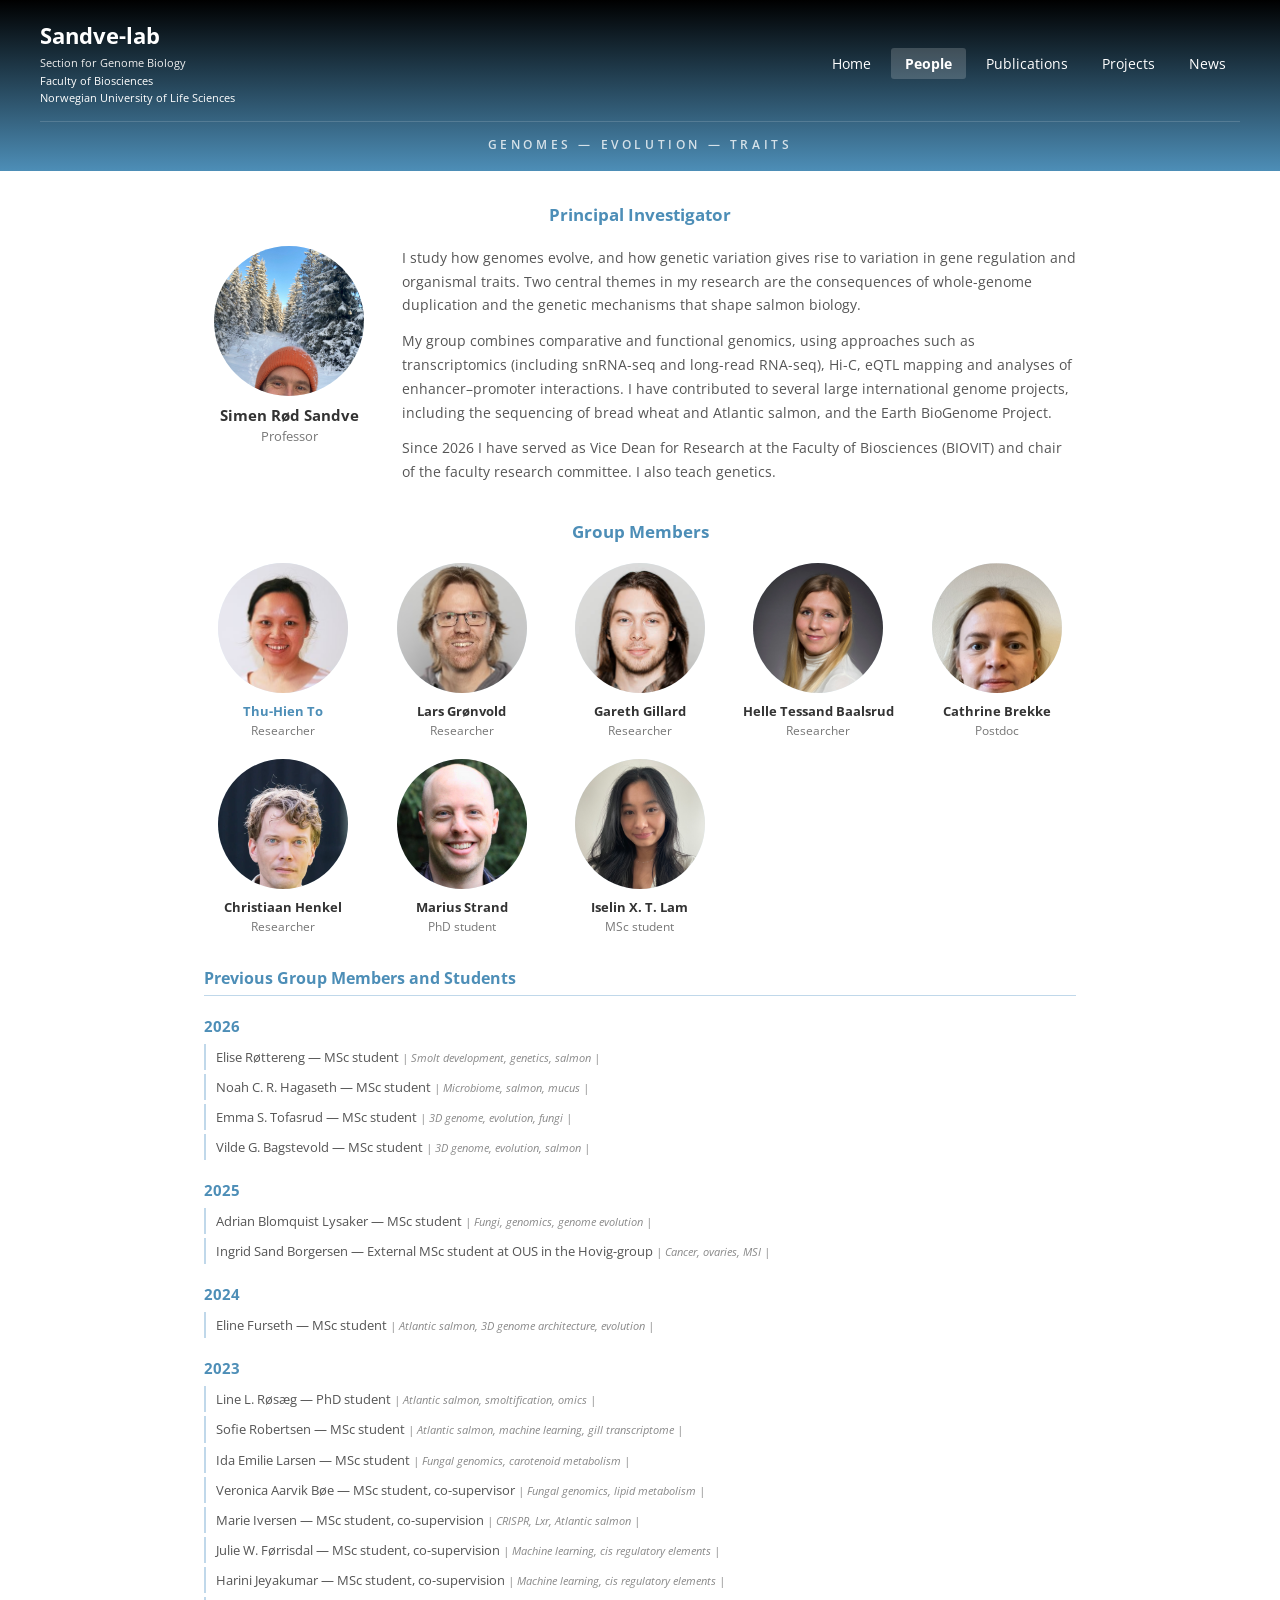
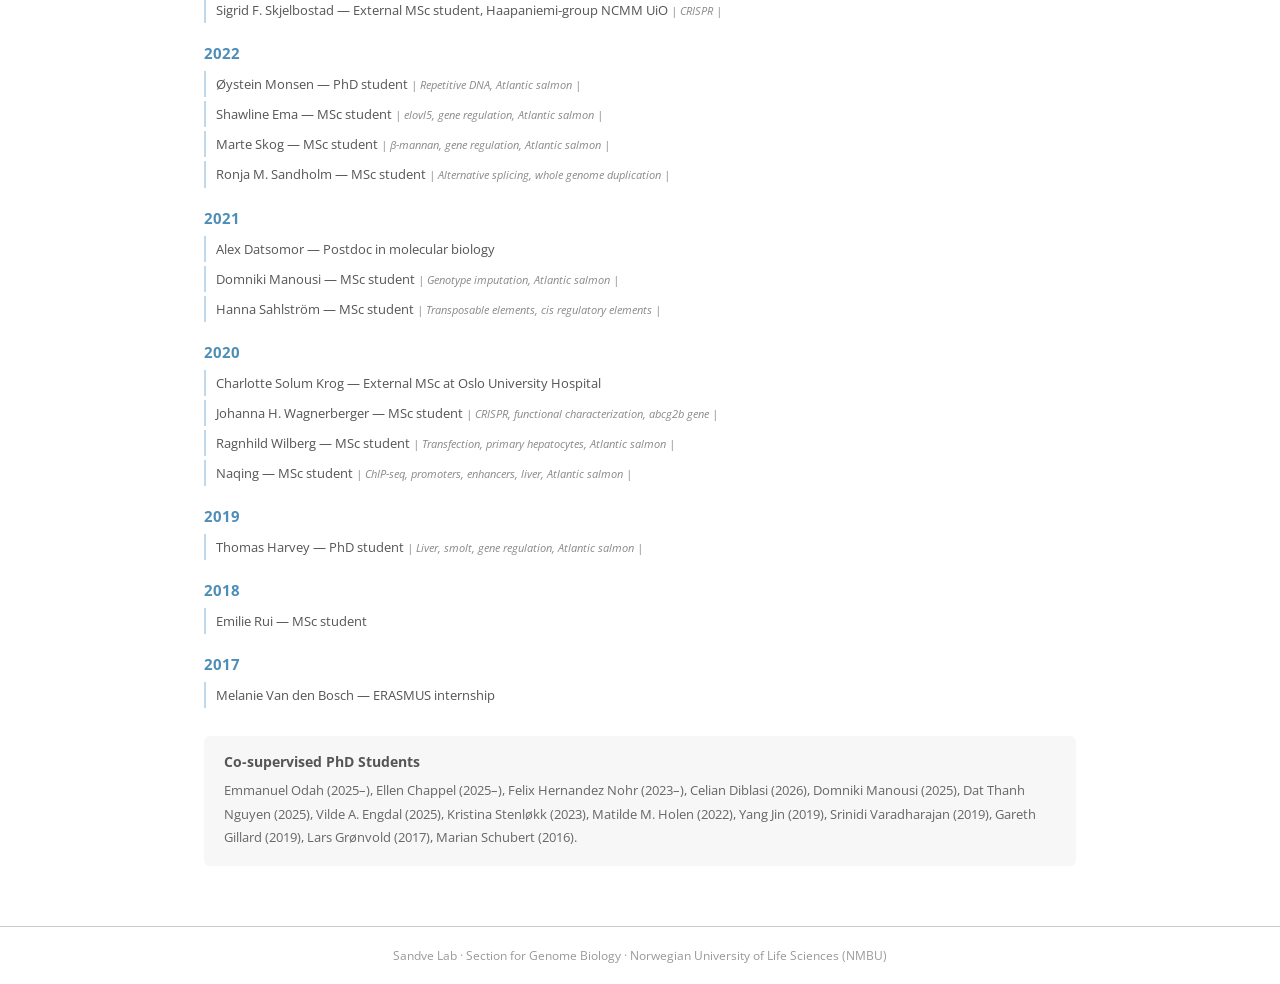
<file: people.html>
<!DOCTYPE html>
<html lang="en">
<head>
  <meta charset="UTF-8">
  <meta name="viewport" content="width=device-width, initial-scale=1.0">
  <title>People – Sandve Lab</title>
  <link rel="preconnect" href="https://fonts.googleapis.com">
  <link href="https://fonts.googleapis.com/css2?family=Open+Sans:wght@400;600;700&display=swap" rel="stylesheet">
  <link rel="stylesheet" href="style.css">
  <style>
    .members-grid {
      display: grid;
      grid-template-columns: repeat(auto-fill, minmax(155px, 1fr));
      gap: 20px;
      margin-bottom: 12px;
    }
    .member-card { text-align: center; }
    .member-card img {
      width: 130px; height: 130px;
      object-fit: cover; object-position: top center;
      border-radius: 50%;
      display: block; margin: 0 auto 10px;
      background: #e7f5fd;
    }
    .member-card .member-name { font-size: 13px; font-weight: bold; color: #333; line-height: 1.3; }
    .member-card .member-role { font-size: 12px; color: #777; margin-top: 2px; }

    .pi-section {
      display: flex; gap: 28px; align-items: flex-start;
      margin-bottom: 36px;
    }
    .pi-photo { flex: 0 0 170px; text-align: center; }
    .pi-photo img {
      width: 150px; height: 150px;
      object-fit: cover; object-position: top center;
      border-radius: 50%;
      display: block; margin: 0 auto 10px;
      background: #e7f5fd;
    }
    .pi-photo .member-name { font-size: 15px; font-weight: bold; color: #333; line-height: 1.3; }
    .pi-photo .member-role { font-size: 13px; color: #777; margin-top: 2px; }
    .pi-bio p { font-size: 14px; line-height: 1.7; color: #555; margin-bottom: 12px; }
    .pi-bio p:last-child { margin-bottom: 0; }
    .pi-section + .section-heading { margin-top: 8px; }
    @media (max-width: 650px) {
      .pi-section { flex-direction: column; align-items: center; gap: 16px; }
      .pi-photo { flex-basis: auto; }
    }

    .prev-year { font-size: 15px; font-weight: bold; color: #4d8eb7; margin: 20px 0 8px; }
    .prev-list { list-style: none; }
    .prev-list li {
      font-size: 13px; line-height: 1.7; color: #555;
      border-left: 2px solid #c0d8ea; padding: 2px 10px; margin-bottom: 4px;
    }
    .prev-list li .tags { font-size: 11px; color: #888; font-style: italic; }

    .cosup-section {
      margin-top: 28px; background: #f7f7f7;
      border-radius: 6px; padding: 16px 20px;
    }
    .cosup-section h3 { font-size: 14px; font-weight: bold; color: #555; margin-bottom: 8px; }
    .cosup-section p  { font-size: 13px; color: #666; line-height: 1.8; }
  </style>
</head>
<body>

<header>
  <div class="header-top">
    <div class="site-title">
      <h1>Sandve-lab</h1>
      <p>Section for Genome Biology</p>
      <p><a href="https://cigene.no/">Faculty of Biosciences</a></p>
      <p><a href="https://cigene.no/">Norwegian University of Life Sciences</a></p>
    </div>
    <nav>
      <ul>
        <li><a href="index.html">Home</a></li>
        <li><a href="people.html" class="active">People</a></li>
        <li>
          <a href="publications.html">Publications</a>
          <ul class="dropdown-menu">
            <li><a href="publications.html#peer-reviewed">Peer-Reviewed</a></li>
            <li><a href="publications.html#preprints">Preprints</a></li>
          </ul>
        </li>
        <li><a href="projects.html">Projects</a></li>
        <li><a href="news.html">News</a></li>
      </ul>
    </nav>
  </div>
  <div class="header-tagline">Genomes &mdash; Evolution &mdash; Traits</div>
</header>

<main>
  <h2 class="section-heading">Principal Investigator</h2>
  <div class="pi-section">
    <div class="pi-photo">
      <img src="images/people/simen.jpg" alt="Simen Rød Sandve">
      <div class="member-name">Simen Rød Sandve</div>
      <div class="member-role">Professor</div>
    </div>
    <div class="pi-bio">
      <p>I study how genomes evolve, and how genetic variation gives rise to variation in gene regulation and organismal traits. Two central themes in my research are the consequences of whole-genome duplication and the genetic mechanisms that shape salmon biology.</p>
      <p>My group combines comparative and functional genomics, using approaches such as transcriptomics (including snRNA-seq and long-read RNA-seq), Hi-C, eQTL mapping and analyses of enhancer–promoter interactions. I have contributed to several large international genome projects, including the sequencing of bread wheat and Atlantic salmon, and the Earth BioGenome Project.</p>
      <p>Since 2026 I have served as Vice Dean for Research at the Faculty of Biosciences (BIOVIT) and chair of the faculty research committee. I also teach genetics.</p>
    </div>
  </div>

  <h2 class="section-heading">Group Members</h2>
  <div class="members-grid" id="current-grid">
    <div class="loading">Loading…</div>
  </div>

  <h3 style="font-size:16px;font-weight:bold;color:#4d8eb7;margin:32px 0 12px;border-bottom:1px solid #c0d8ea;padding-bottom:6px;">
    Previous Group Members and Students
  </h3>
  <div id="previous-members"><div class="loading">Loading…</div></div>

  <div class="cosup-section" id="cosup-section" style="display:none">
    <h3>Co-supervised PhD Students</h3>
    <p id="cosup-text"></p>
  </div>
</main>

<footer>
  <p>Sandve Lab &middot; Section for Genome Biology &middot; Norwegian University of Life Sciences (NMBU)</p>
</footer>

<script>
// ── Current members ──
// The PI has their own section above, so leave them out of the grid.
const PI_NAME = 'Simen Rød Sandve';

fetch('_data/people-current.json')
  .then(r => r.json())
  .then(data => {
    const grid = document.getElementById('current-grid');
    grid.innerHTML = '';
    data.members.filter(m => m.name !== PI_NAME).forEach(m => {
      const card = document.createElement('div');
      card.className = 'member-card';
      const nameHtml = m.url
        ? `<a href="${m.url}" target="_blank" rel="noopener">${m.name}</a>`
        : m.name;
      card.innerHTML = `
        <img src="${m.photo || 'images/people/placeholder.jpg'}" alt="${m.name}"
             onerror="this.style.background='#dde';this.alt='No photo'">
        <div class="member-name">${nameHtml}</div>
        <div class="member-role">${m.role}</div>`;
      grid.appendChild(card);
    });
  })
  .catch(() => {
    document.getElementById('current-grid').innerHTML =
      '<p style="color:#999;font-size:14px;">Could not load members.</p>';
  });

// ── Previous members ──
fetch('_data/people-previous.json')
  .then(r => r.json())
  .then(data => {
    const container = document.getElementById('previous-members');
    container.innerHTML = '';

    // Group by year
    const byYear = {};
    data.members.forEach(m => {
      const y = m.year || 'Other';
      if (!byYear[y]) byYear[y] = [];
      byYear[y].push(m);
    });

    const years = Object.keys(byYear).sort((a, b) => b - a);
    years.forEach(year => {
      const yDiv = document.createElement('div');
      yDiv.className = 'prev-year';
      yDiv.textContent = year;
      container.appendChild(yDiv);

      const ul = document.createElement('ul');
      ul.className = 'prev-list';
      byYear[year].forEach(m => {
        const li = document.createElement('li');
        li.innerHTML = `${m.name} — ${m.role}${m.tags ? ` <span class="tags">| ${m.tags} |</span>` : ''}`;
        ul.appendChild(li);
      });
      container.appendChild(ul);
    });

    // Co-supervised
    if (data.cosupervised) {
      document.getElementById('cosup-text').textContent = data.cosupervised;
      document.getElementById('cosup-section').style.display = 'block';
    }
  })
  .catch(() => {
    document.getElementById('previous-members').innerHTML =
      '<p style="color:#999;font-size:14px;">Could not load previous members.</p>';
  });
</script>

</body>
</html>
</file>
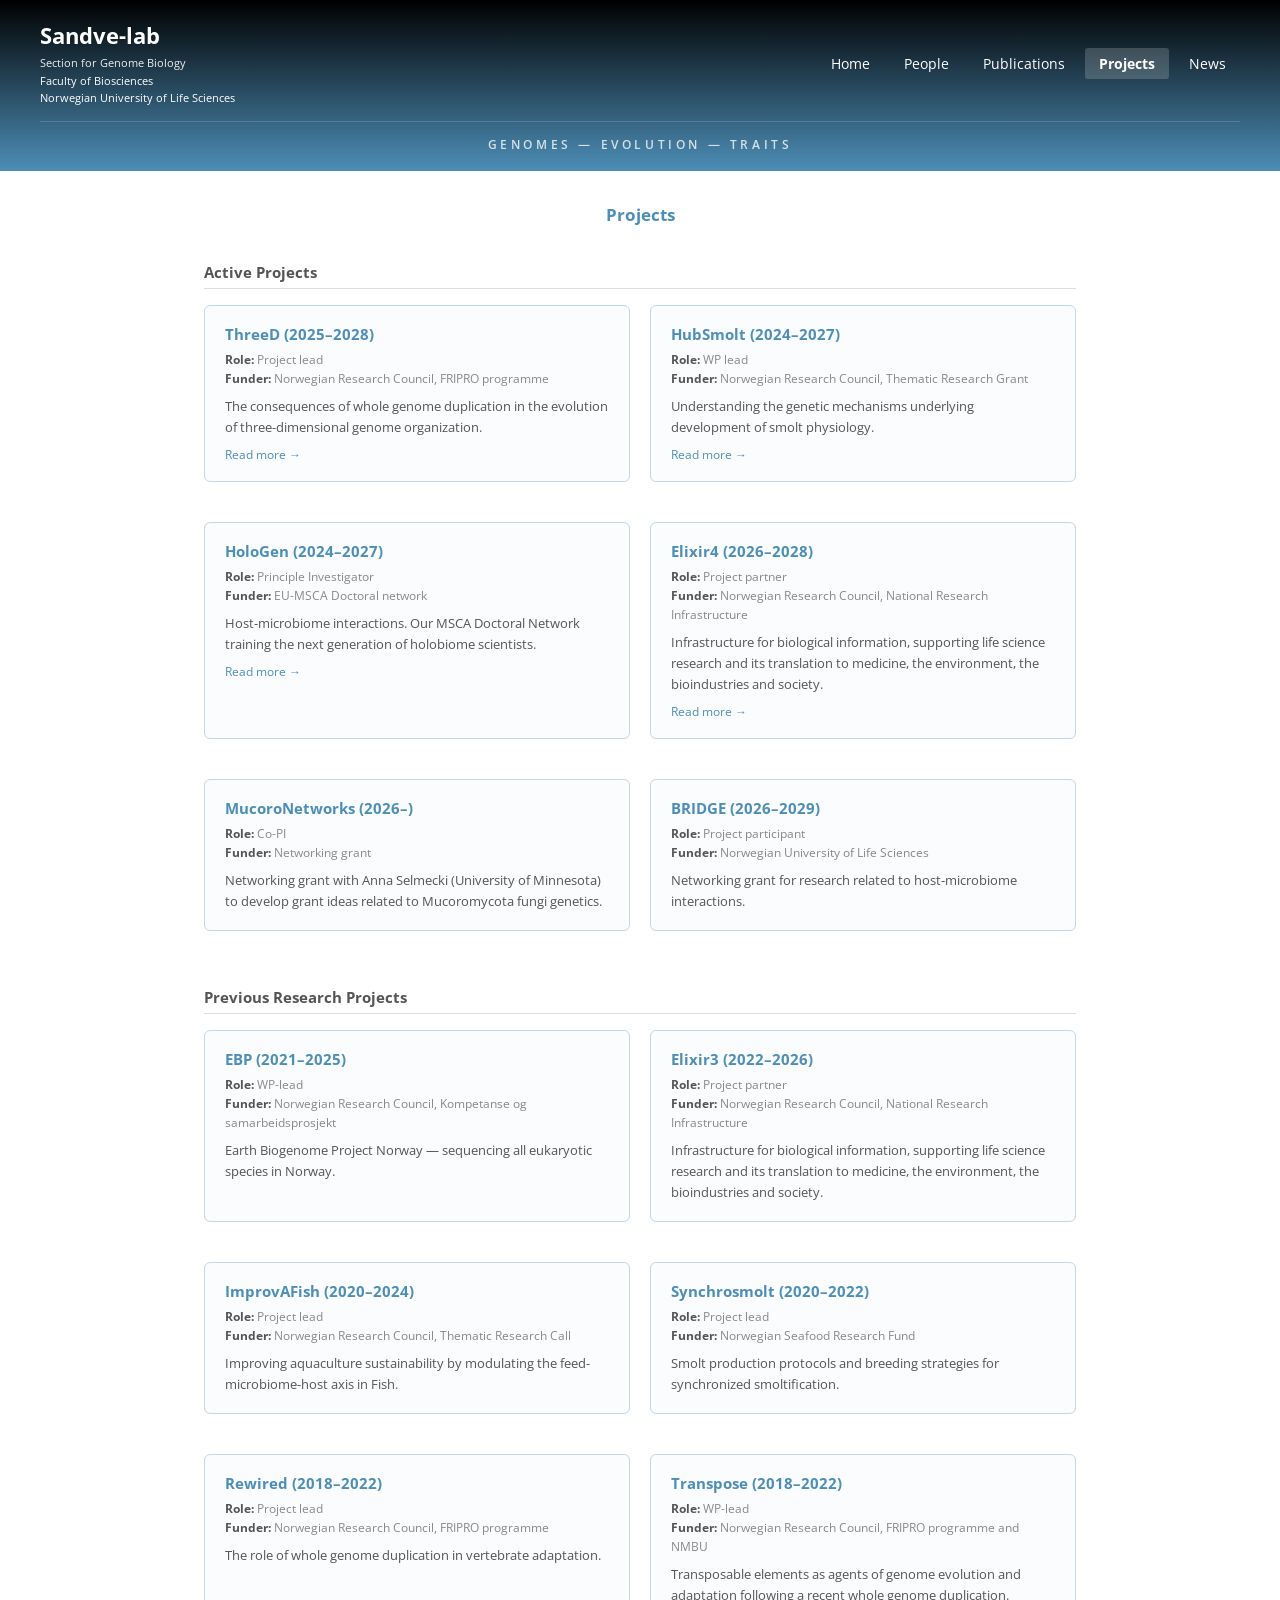
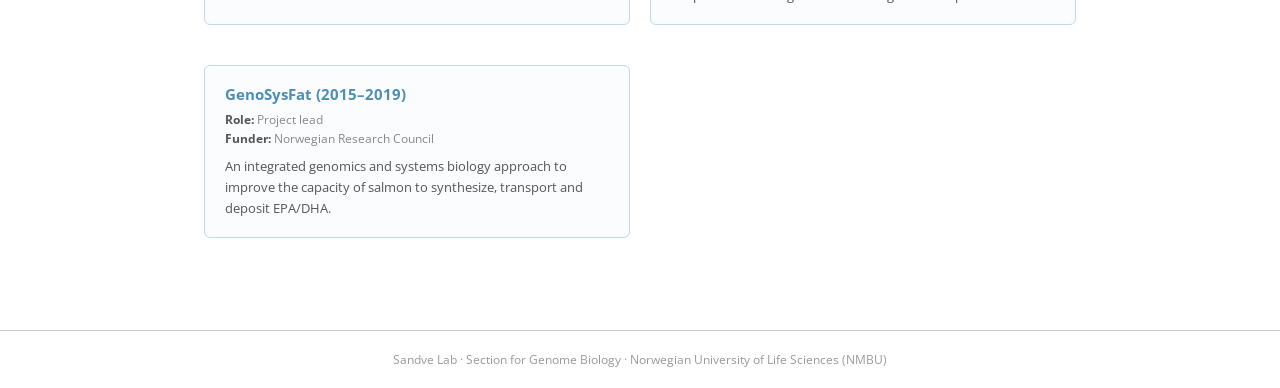
<file: projects.html>
<!DOCTYPE html>
<html lang="en">
<head>
  <meta charset="UTF-8">
  <meta name="viewport" content="width=device-width, initial-scale=1.0">
  <title>Projects – Sandve Lab</title>
  <link rel="preconnect" href="https://fonts.googleapis.com">
  <link href="https://fonts.googleapis.com/css2?family=Open+Sans:wght@400;600;700&display=swap" rel="stylesheet">
  <link rel="stylesheet" href="style.css">
  <style>
    .project-grid {
      display: grid;
      grid-template-columns: repeat(auto-fill, minmax(300px, 1fr));
      gap: 20px;
      margin-bottom: 12px;
    }
    .project-card {
      border: 1px solid #c0d8ea;
      border-radius: 6px;
      padding: 18px 20px;
      background: #fafcfe;
    }
    .project-card h3 {
      font-size: 15px;
      font-weight: bold;
      color: #4d8eb7;
      margin-bottom: 6px;
    }
    .project-card .project-meta {
      font-size: 12px;
      color: #888;
      margin-bottom: 8px;
      line-height: 1.6;
    }
    .project-card .project-meta strong { color: #555; }
    .project-card p {
      font-size: 13px;
      color: #555;
      line-height: 1.6;
    }
    .project-card a.read-more {
      display: inline-block;
      margin-top: 8px;
      font-size: 12px;
      color: #4d8eb7;
    }
    h2.subsection {
      font-size: 15px;
      font-weight: bold;
      color: #555;
      margin: 36px 0 16px;
      border-bottom: 1px solid #ddd;
      padding-bottom: 6px;
    }
  </style>
</head>
<body>

<header>
  <div class="header-top">
    <div class="site-title">
      <h1>Sandve-lab</h1>
      <p>Section for Genome Biology</p>
      <p><a href="https://cigene.no/">Faculty of Biosciences</a></p>
      <p><a href="https://cigene.no/">Norwegian University of Life Sciences</a></p>
    </div>
    <nav>
      <ul>
        <li><a href="index.html">Home</a></li>
        <li><a href="people.html">People</a></li>
        <li>
          <a href="publications.html">Publications</a>
          <ul class="dropdown-menu">
            <li><a href="publications.html#peer-reviewed">Peer-Reviewed</a></li>
            <li><a href="publications.html#preprints">Preprints</a></li>
          </ul>
        </li>
        <li><a href="projects.html" class="active">Projects</a></li>
        <li><a href="news.html">News</a></li>
      </ul>
    </nav>
  </div>
  <div class="header-tagline">Genomes &mdash; Evolution &mdash; Traits</div>
</header>

<main>
  <h2 class="section-heading">Projects</h2>

  <!-- ── Active projects ── -->
  <h2 class="subsection">Active Projects</h2>
  <div class="project-grid">

    <div class="project-card">
      <h3>ThreeD (2025–2028)</h3>
      <div class="project-meta">
        <strong>Role:</strong> Project lead<br>
        <strong>Funder:</strong> Norwegian Research Council, FRIPRO programme
      </div>
      <p>The consequences of whole genome duplication in the evolution of three-dimensional genome organization.</p>
      <a class="read-more" href="https://prosjektbanken.forskningsradet.no/project/FORISS/352116" target="_blank" rel="noopener">Read more &rarr;</a>
    </div>

    <div class="project-card">
      <h3>HubSmolt (2024–2027)</h3>
      <div class="project-meta">
        <strong>Role:</strong> WP lead<br>
        <strong>Funder:</strong> Norwegian Research Council, Thematic Research Grant
      </div>
      <p>Understanding the genetic mechanisms underlying development of smolt physiology.</p>
      <a class="read-more" href="https://prosjektbanken.forskningsradet.no/project/FORISS/343129" target="_blank" rel="noopener">Read more &rarr;</a>
    </div>

    <div class="project-card">
      <h3>HoloGen (2024–2027)</h3>
      <div class="project-meta">
        <strong>Role:</strong> Principle Investigator<br>
        <strong>Funder:</strong> EU-MSCA Doctoral network
      </div>
      <p>Host-microbiome interactions. Our MSCA Doctoral Network training the next generation of holobiome scientists.</p>
      <a class="read-more" href="https://www.hologen-network.eu/" target="_blank" rel="noopener">Read more &rarr;</a>
    </div>

    <div class="project-card">
      <h3>Elixir4 (2026–2028)</h3>
      <div class="project-meta">
        <strong>Role:</strong> Project partner<br>
        <strong>Funder:</strong> Norwegian Research Council, National Research Infrastructure
      </div>
      <p>Infrastructure for biological information, supporting life science research and its translation to medicine, the environment, the bioindustries and society.</p>
      <a class="read-more" href="https://prosjektbanken.forskningsradet.no/project/FORISS/350529" target="_blank" rel="noopener">Read more &rarr;</a>
    </div>

    <div class="project-card">
      <h3>MucoroNetworks (2026–)</h3>
      <div class="project-meta">
        <strong>Role:</strong> Co-PI<br>
        <strong>Funder:</strong> Networking grant
      </div>
      <p>Networking grant with Anna Selmecki (University of Minnesota) to develop grant ideas related to Mucoromycota fungi genetics.</p>
    </div>

    <div class="project-card">
      <h3>BRIDGE (2026–2029)</h3>
      <div class="project-meta">
        <strong>Role:</strong> Project participant<br>
        <strong>Funder:</strong> Norwegian University of Life Sciences
      </div>
      <p>Networking grant for research related to host-microbiome interactions.</p>
    </div>

  </div>

  <!-- ── Previous projects ── -->
  <h2 class="subsection">Previous Research Projects</h2>
  <div class="project-grid">

    <div class="project-card">
      <h3>EBP (2021–2025)</h3>
      <div class="project-meta">
        <strong>Role:</strong> WP-lead<br>
        <strong>Funder:</strong> Norwegian Research Council, Kompetanse og samarbeidsprosjekt
      </div>
      <p>Earth Biogenome Project Norway — sequencing all eukaryotic species in Norway.</p>
    </div>

    <div class="project-card">
      <h3>Elixir3 (2022–2026)</h3>
      <div class="project-meta">
        <strong>Role:</strong> Project partner<br>
        <strong>Funder:</strong> Norwegian Research Council, National Research Infrastructure
      </div>
      <p>Infrastructure for biological information, supporting life science research and its translation to medicine, the environment, the bioindustries and society.</p>
    </div>

    <div class="project-card">
      <h3>ImprovAFish (2020–2024)</h3>
      <div class="project-meta">
        <strong>Role:</strong> Project lead<br>
        <strong>Funder:</strong> Norwegian Research Council, Thematic Research Call
      </div>
      <p>Improving aquaculture sustainability by modulating the feed-microbiome-host axis in Fish.</p>
    </div>

    <div class="project-card">
      <h3>Synchrosmolt (2020–2022)</h3>
      <div class="project-meta">
        <strong>Role:</strong> Project lead<br>
        <strong>Funder:</strong> Norwegian Seafood Research Fund
      </div>
      <p>Smolt production protocols and breeding strategies for synchronized smoltification.</p>
    </div>

    <div class="project-card">
      <h3>Rewired (2018–2022)</h3>
      <div class="project-meta">
        <strong>Role:</strong> Project lead<br>
        <strong>Funder:</strong> Norwegian Research Council, FRIPRO programme
      </div>
      <p>The role of whole genome duplication in vertebrate adaptation.</p>
    </div>

    <div class="project-card">
      <h3>Transpose (2018–2022)</h3>
      <div class="project-meta">
        <strong>Role:</strong> WP-lead<br>
        <strong>Funder:</strong> Norwegian Research Council, FRIPRO programme and NMBU
      </div>
      <p>Transposable elements as agents of genome evolution and adaptation following a recent whole genome duplication.</p>
    </div>

    <div class="project-card">
      <h3>GenoSysFat (2015–2019)</h3>
      <div class="project-meta">
        <strong>Role:</strong> Project lead<br>
        <strong>Funder:</strong> Norwegian Research Council
      </div>
      <p>An integrated genomics and systems biology approach to improve the capacity of salmon to synthesize, transport and deposit EPA/DHA.</p>
    </div>

  </div>
</main>

<footer>
  <p>Sandve Lab &middot; Section for Genome Biology &middot; Norwegian University of Life Sciences (NMBU)</p>
</footer>

</body>
</html>
</file>
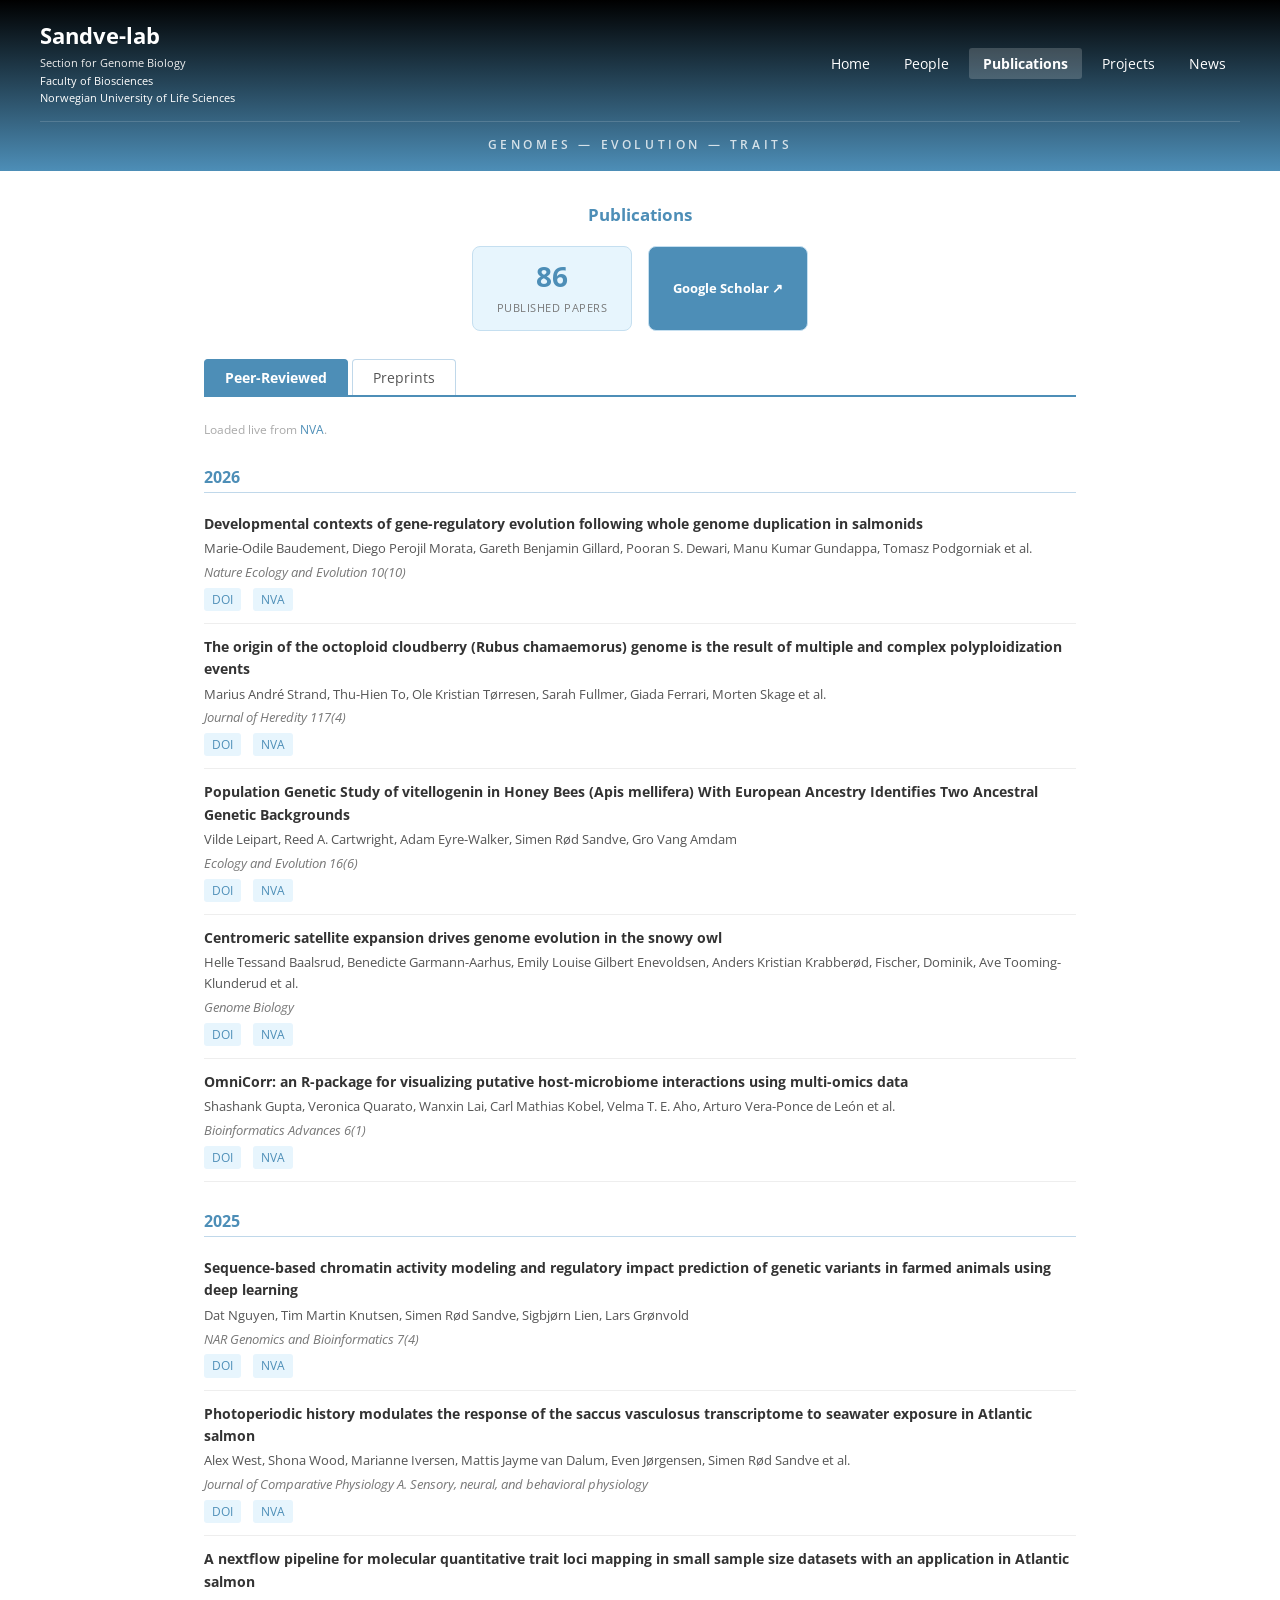
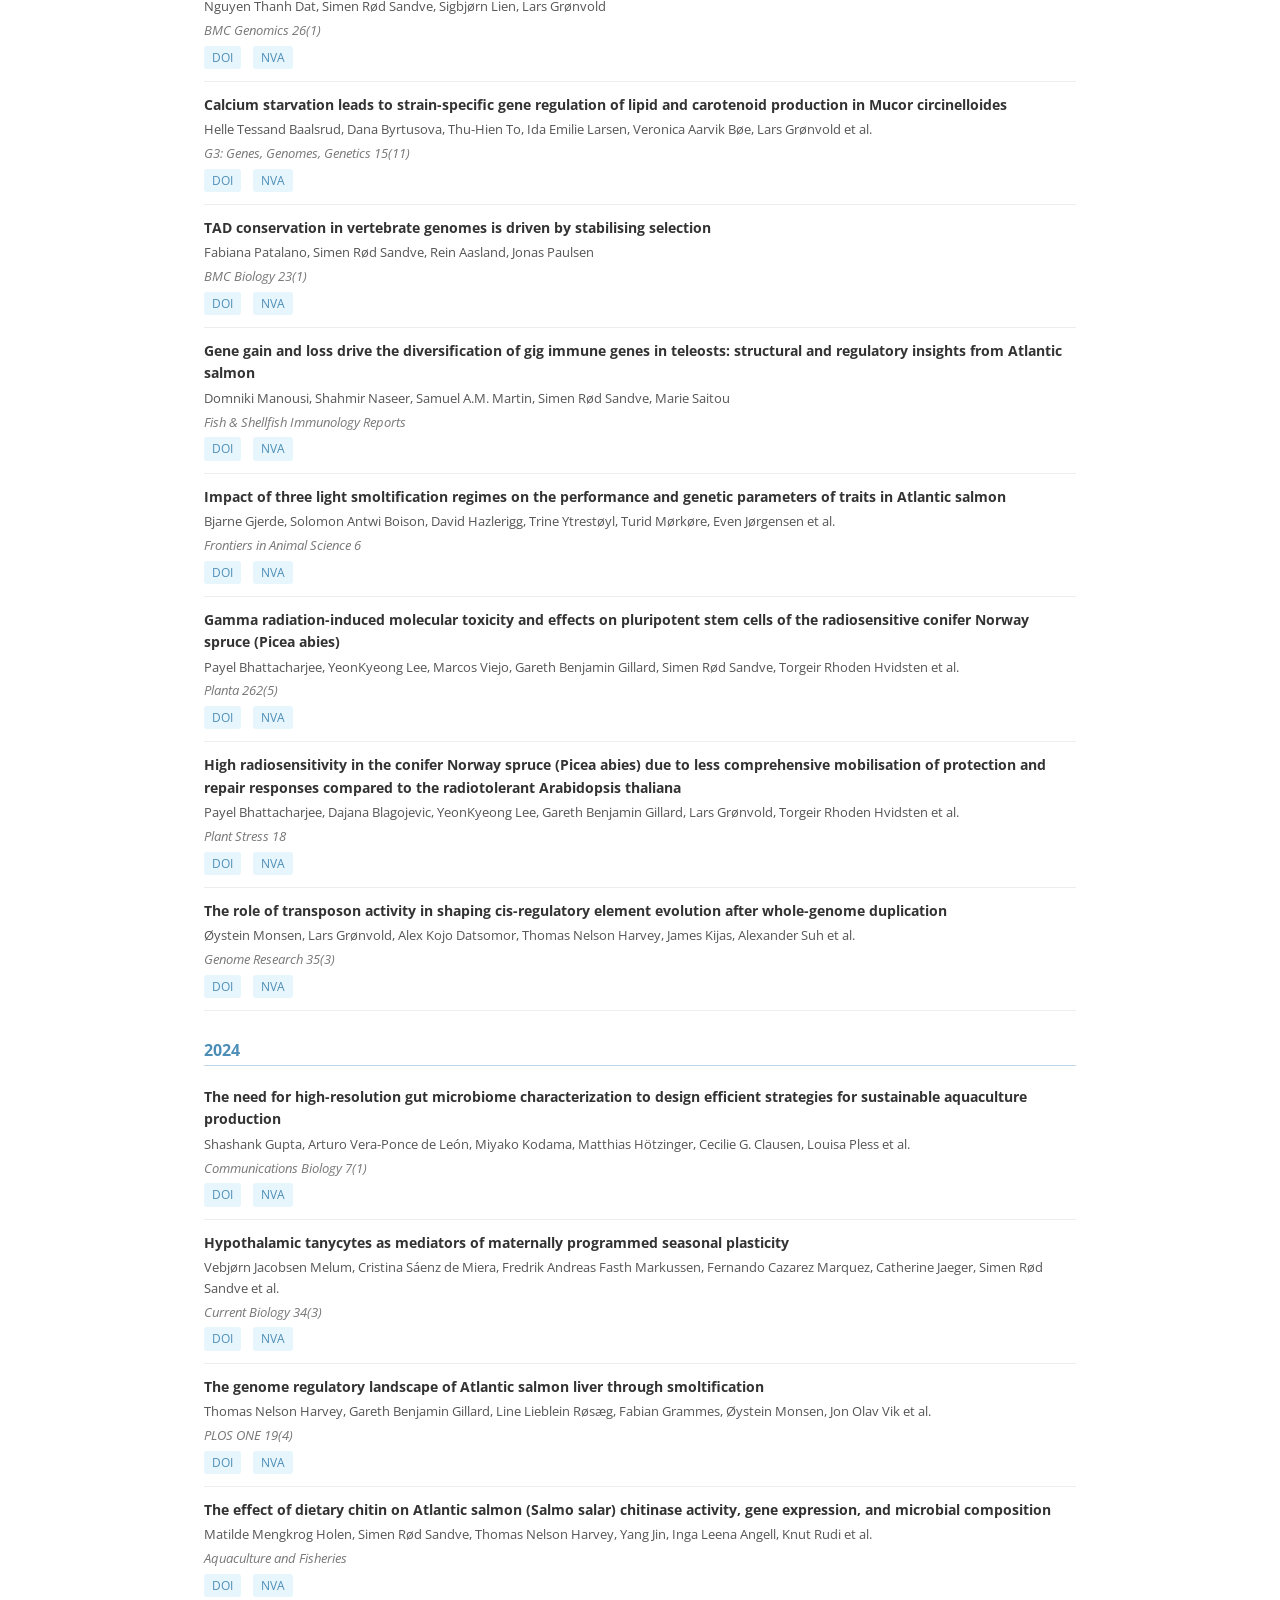
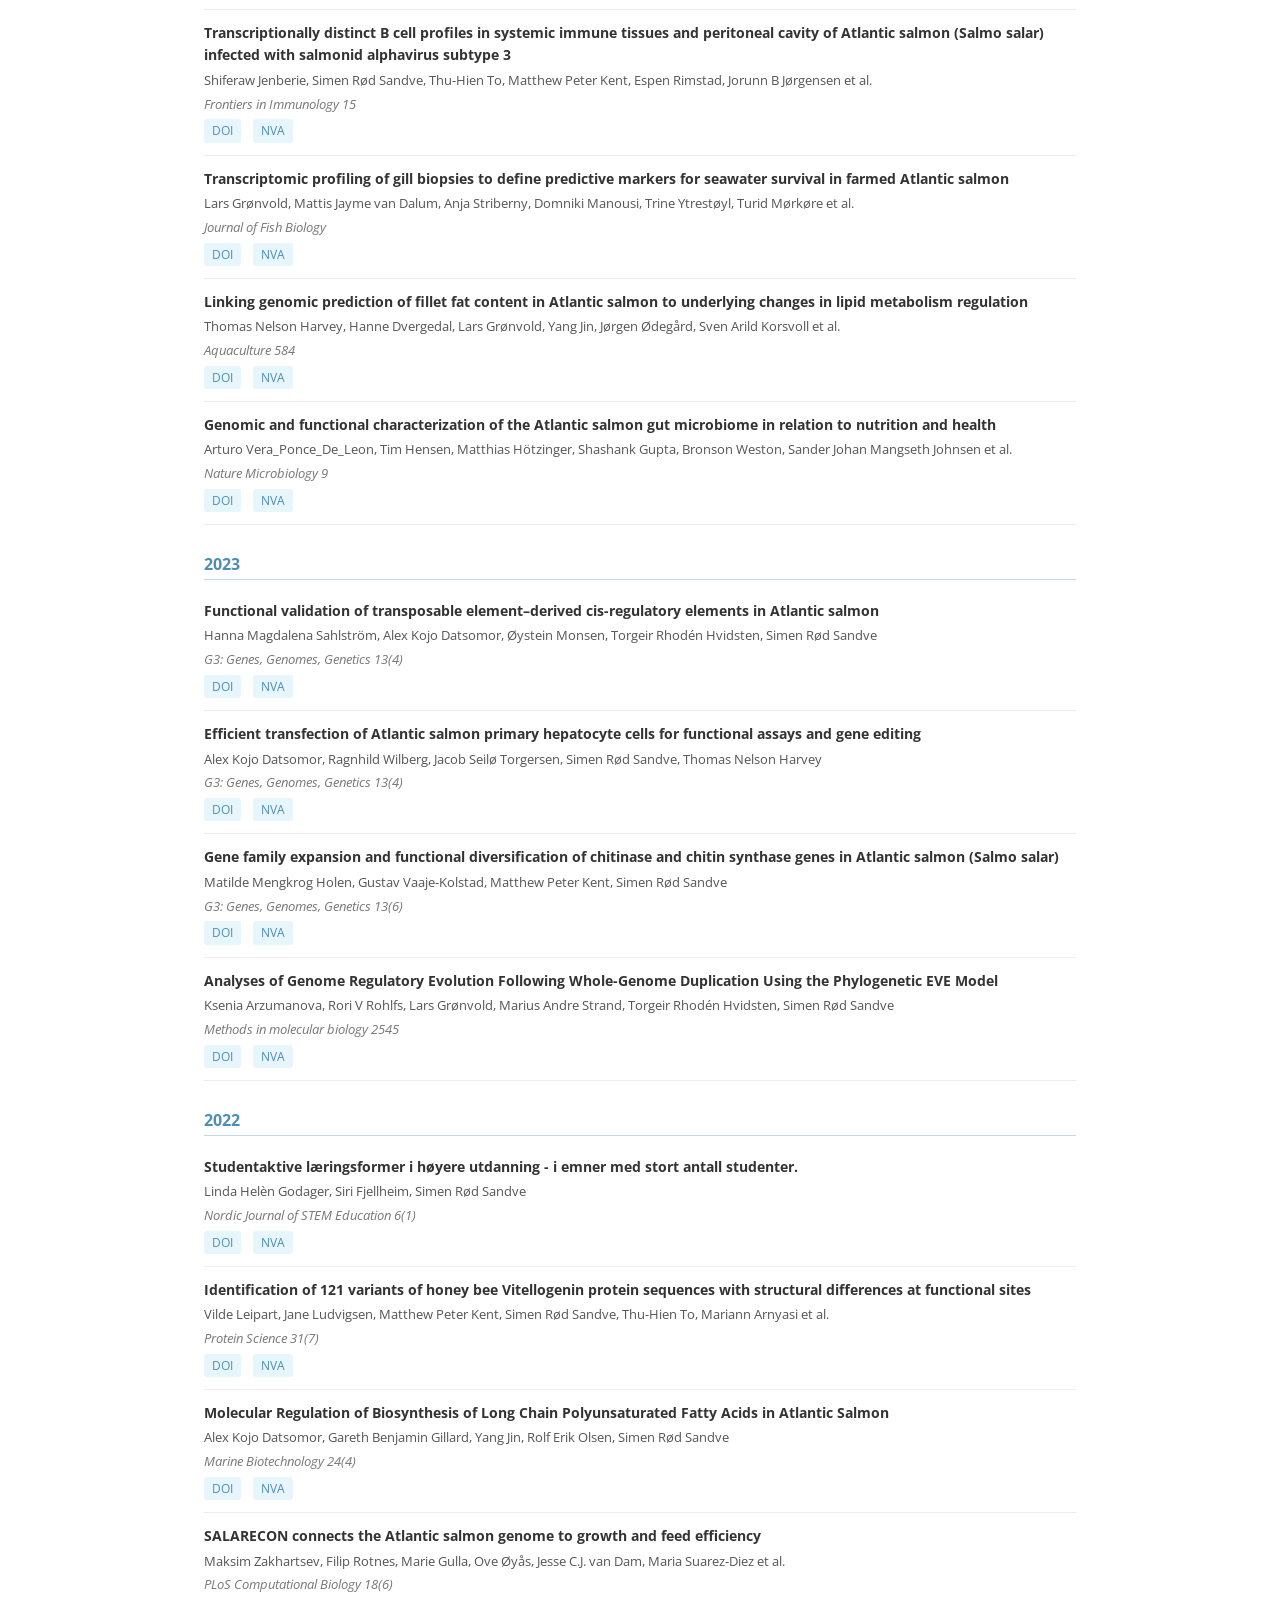
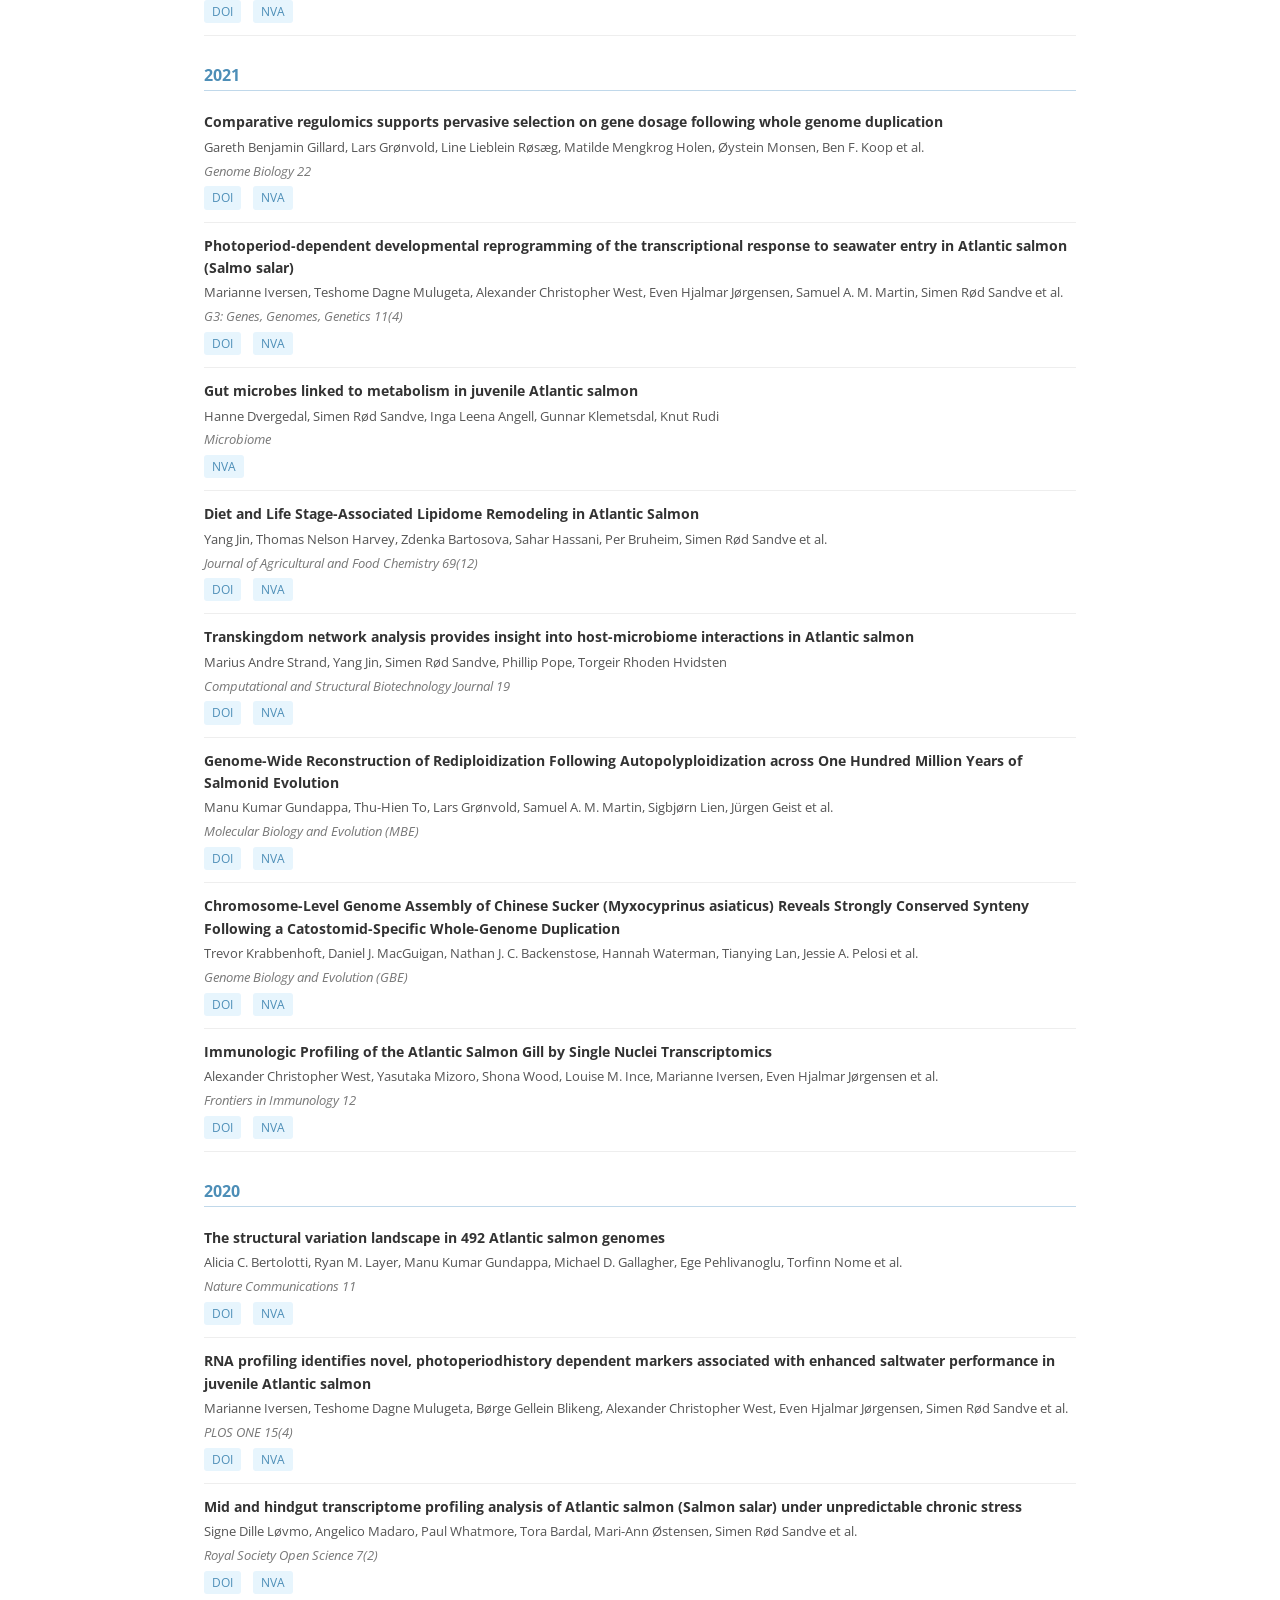
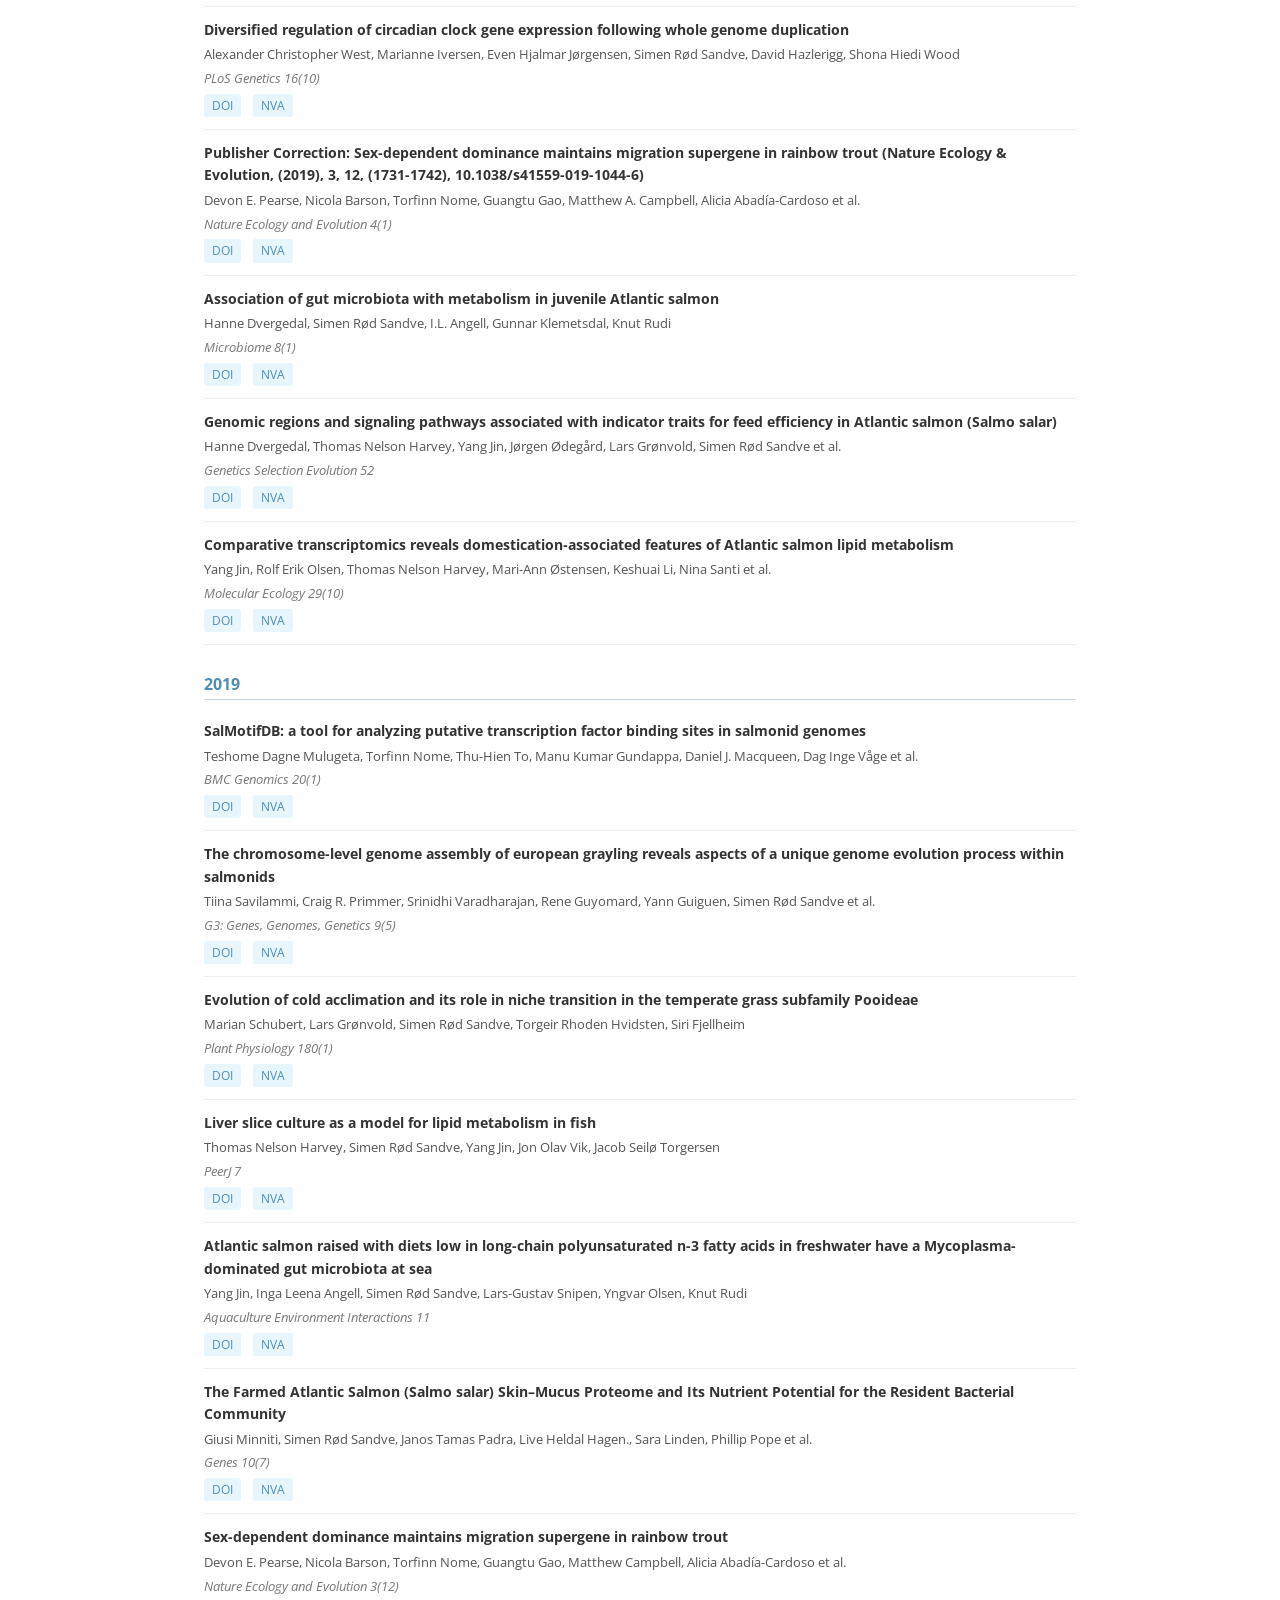
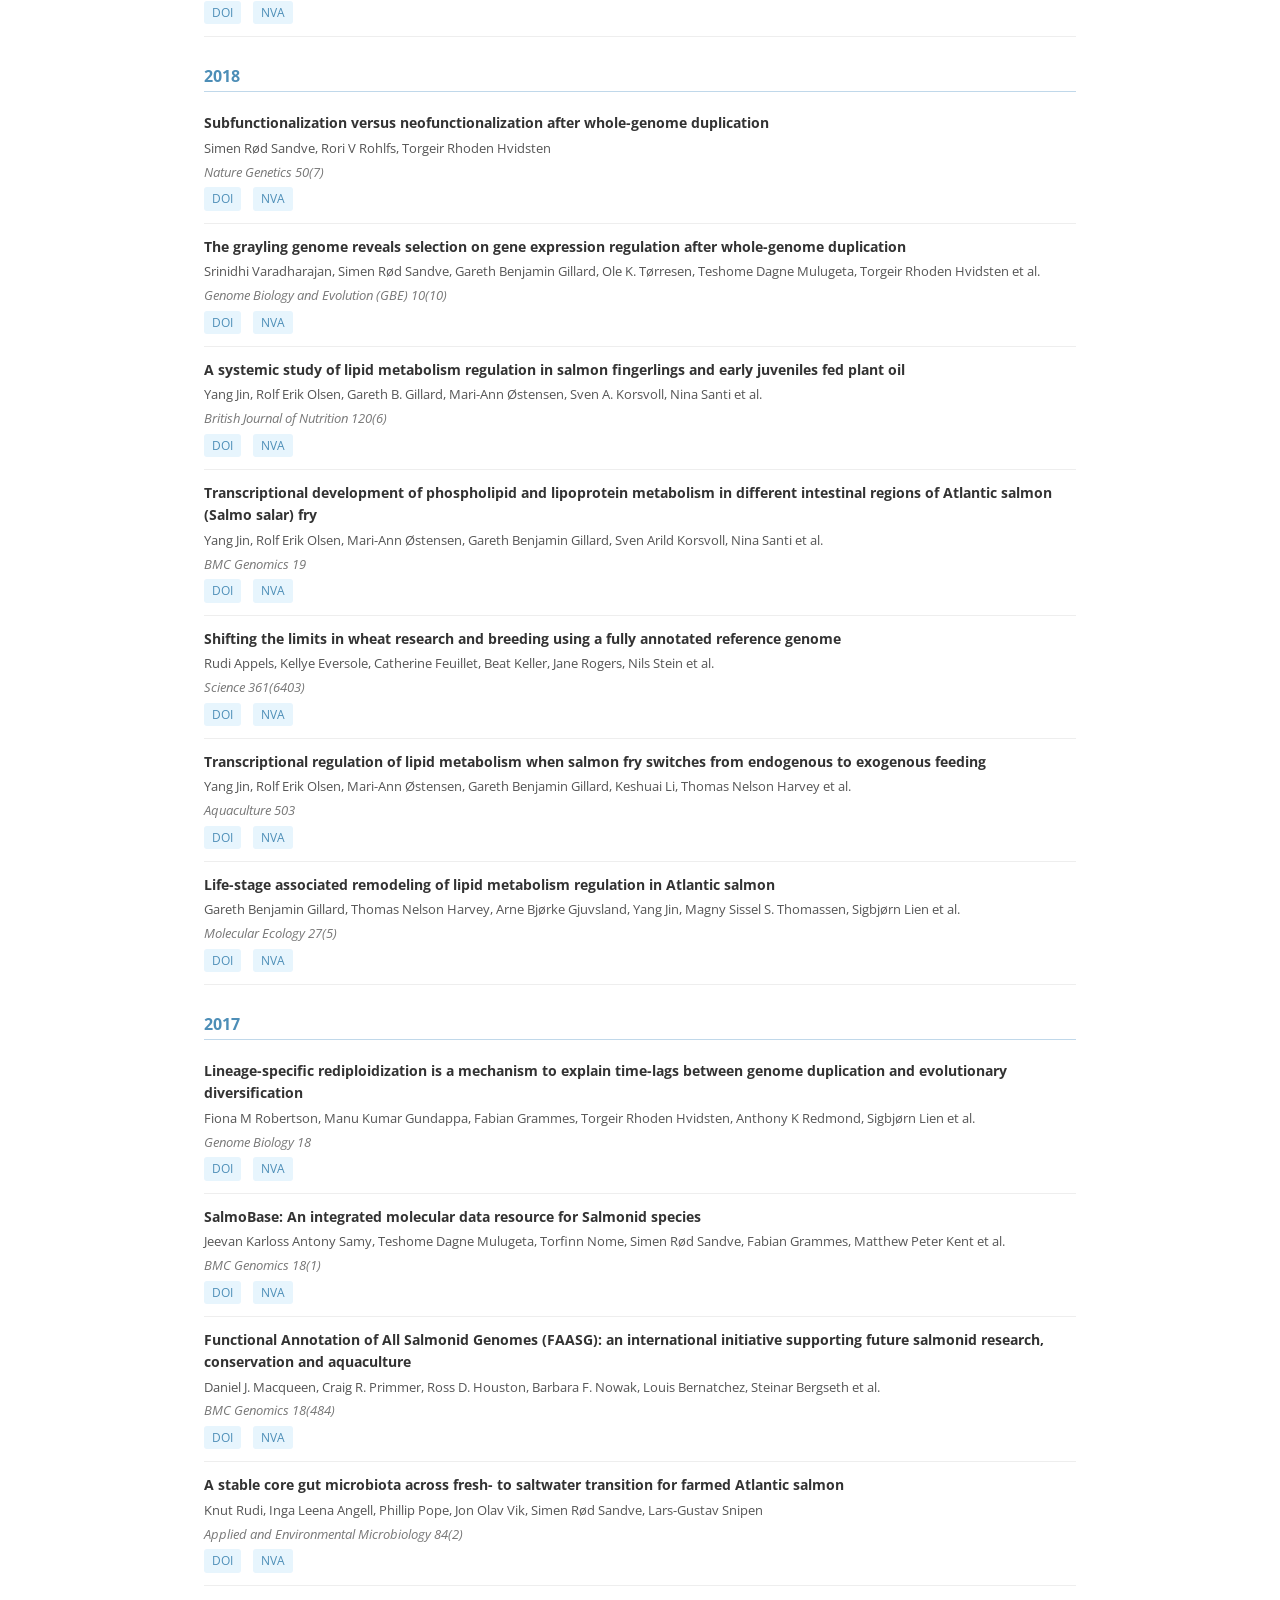
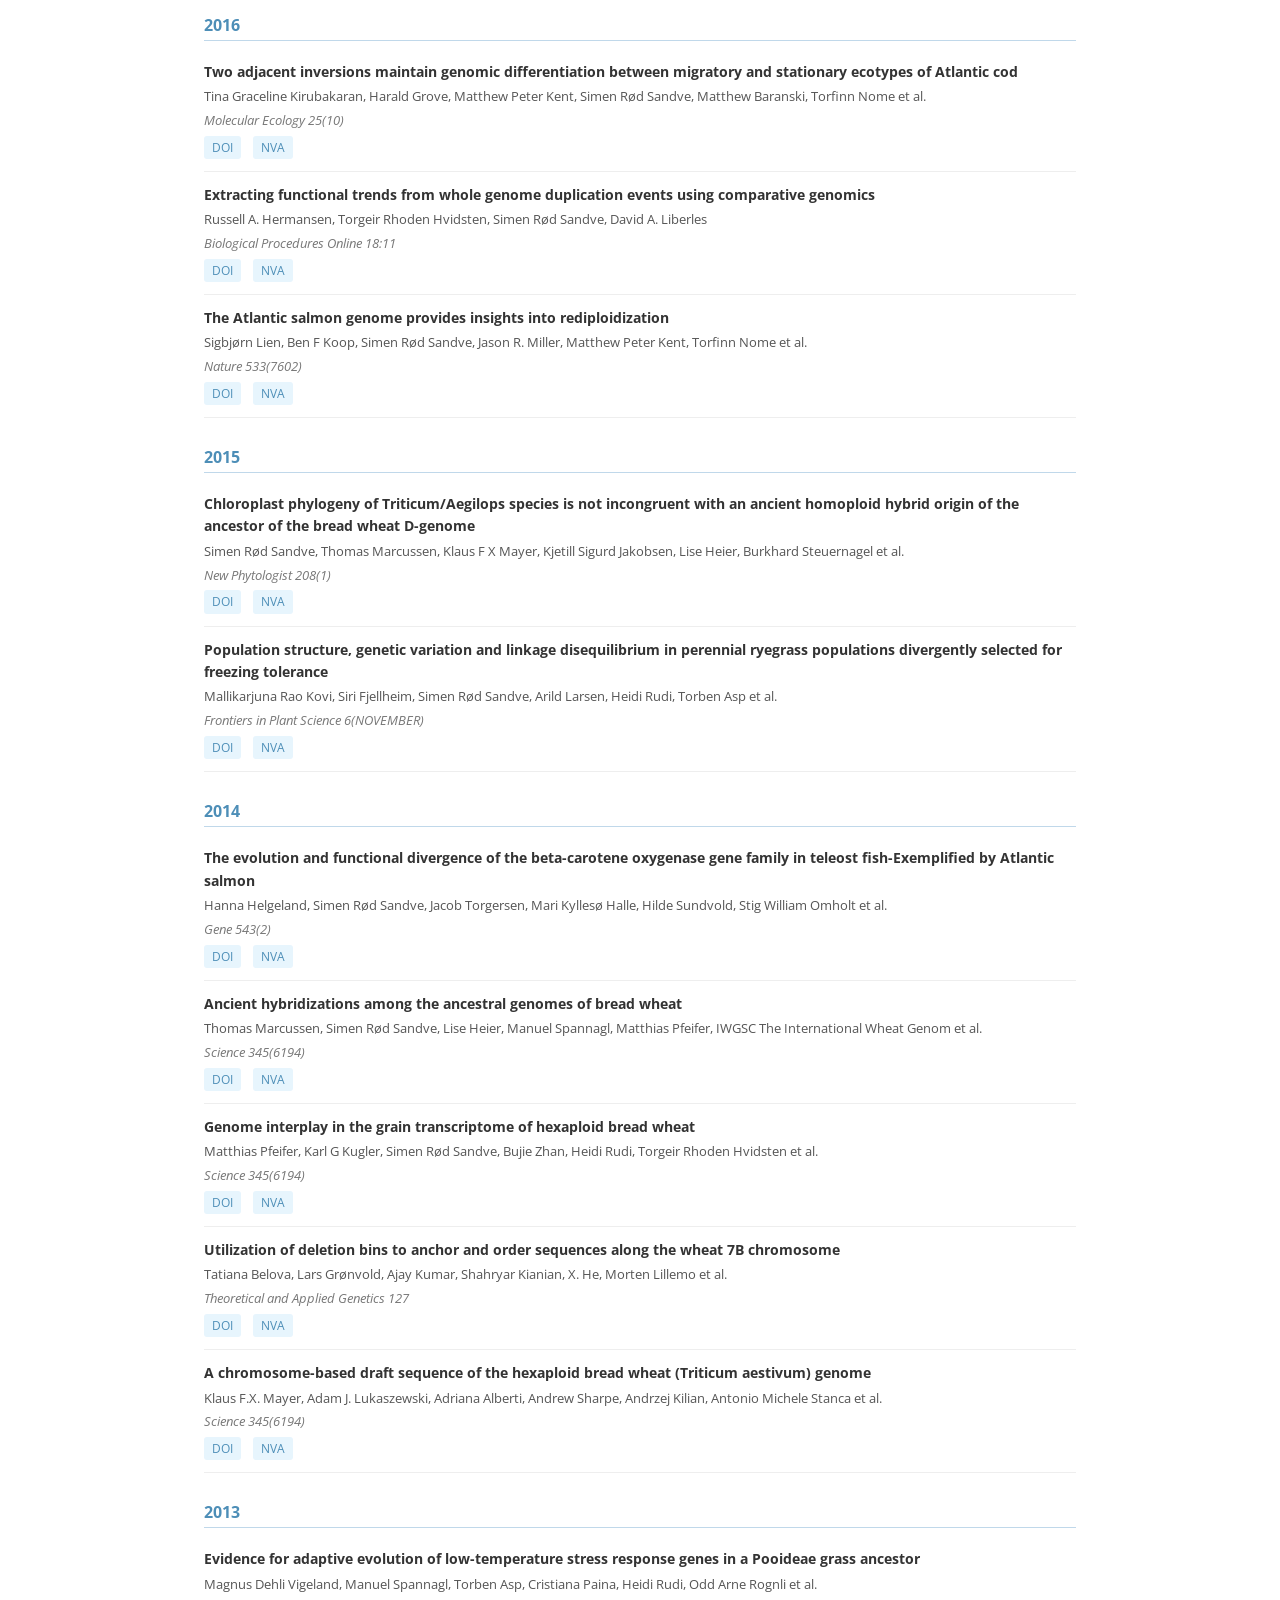
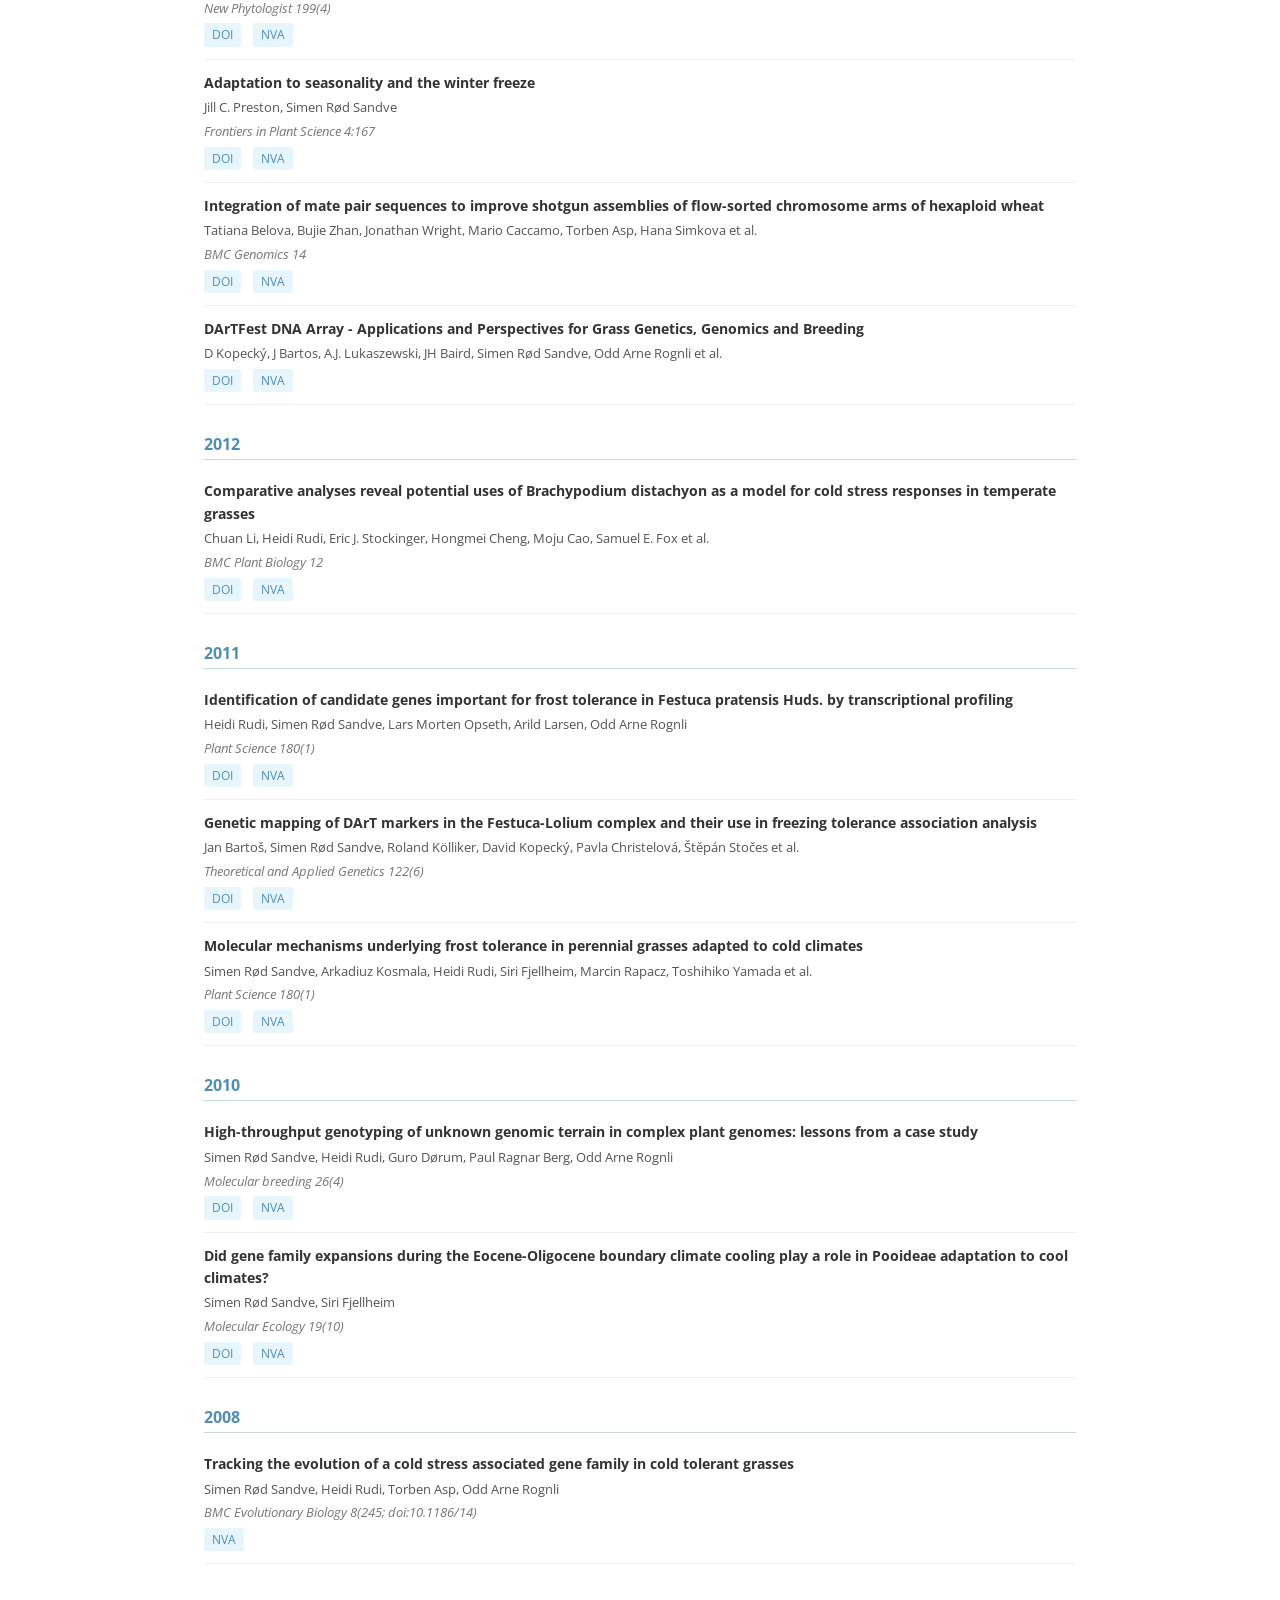
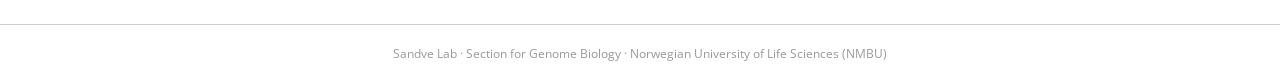
<file: publications.html>
<!DOCTYPE html>
<html lang="en">
<head>
  <meta charset="UTF-8">
  <meta name="viewport" content="width=device-width, initial-scale=1.0">
  <title>Publications – Sandve Lab</title>
  <link rel="preconnect" href="https://fonts.googleapis.com">
  <link href="https://fonts.googleapis.com/css2?family=Open+Sans:wght@400;600;700&display=swap" rel="stylesheet">
  <link rel="stylesheet" href="style.css">
</head>
<body>

<header>
  <div class="header-top">
    <div class="site-title">
      <h1>Sandve-lab</h1>
      <p>Section for Genome Biology</p>
      <p><a href="https://cigene.no/">Faculty of Biosciences</a></p>
      <p><a href="https://cigene.no/">Norwegian University of Life Sciences</a></p>
    </div>
    <nav>
      <ul>
        <li><a href="index.html">Home</a></li>
        <li><a href="people.html">People</a></li>
        <li>
          <a href="publications.html" class="active">Publications</a>
          <ul class="dropdown-menu">
            <li><a href="publications.html#peer-reviewed">Peer-Reviewed</a></li>
            <li><a href="publications.html#preprints">Preprints</a></li>
          </ul>
        </li>
        <li><a href="projects.html">Projects</a></li>
        <li><a href="news.html">News</a></li>
      </ul>
    </nav>
  </div>
  <div class="header-tagline">Genomes &mdash; Evolution &mdash; Traits</div>
</header>

<main>
  <h2 class="section-heading">Publications</h2>

  <div class="pub-stats-bar" id="pub-stats-bar">
    <div class="pub-stat">
      <span class="stat-number" id="stat-peer-count">…</span>
      <span class="stat-label">Published papers</span>
    </div>
    <a href="https://scholar.google.com/citations?user=QtceKEwAAAAJ"
       target="_blank" rel="noopener"
       class="pub-stat pub-stat-link">
      Google Scholar ↗
    </a>
  </div>

  <div class="tab-bar">
    <button class="tab-btn active" id="btn-peer"      onclick="switchTab('peer-reviewed')">Peer-Reviewed</button>
    <button class="tab-btn"        id="btn-preprints" onclick="switchTab('preprints')">Preprints</button>
  </div>

  <!-- ── Peer-reviewed ── -->
  <div class="tab-panel active" id="tab-peer-reviewed">
    <p style="font-size:12px;color:#aaa;margin-bottom:16px;">
      Loaded live from <a href="https://nva.sikt.no/research-profile/317809" target="_blank" rel="noopener">NVA</a>.
    </p>
    <div id="cristin-loading" class="loading">Loading publications from NVA…</div>
    <div id="cristin-error"   style="display:none;color:#c00;font-size:14px;padding:16px 0;"></div>
    <div id="cristin-pubs"></div>
  </div>

  <!-- ── Preprints ── -->
  <div class="tab-panel" id="tab-preprints">
    <p style="font-size:13px;color:#888;margin-bottom:20px;">
      Managed via <a href="/admin/">Content Manager</a>. To add a preprint go to
      <strong>Admin → Preprints</strong>.
    </p>
    <div id="preprint-list"><div class="loading">Loading…</div></div>
  </div>
</main>

<footer>
  <p>Sandve Lab &middot; Section for Genome Biology &middot; Norwegian University of Life Sciences (NMBU)</p>
</footer>

<script>
// ── Tab switching ──
function switchTab(tab) {
  document.querySelectorAll('.tab-panel').forEach(p => p.classList.remove('active'));
  document.querySelectorAll('.tab-btn').forEach(b => b.classList.remove('active'));
  document.getElementById('tab-' + tab).classList.add('active');
  document.getElementById(tab === 'peer-reviewed' ? 'btn-peer' : 'btn-preprints').classList.add('active');
  history.replaceState(null, '', '#' + tab);
}
if (location.hash === '#preprints') switchTab('preprints');

// ── Preprints ──
fetch('_data/preprints.json')
  .then(r => r.json())
  .then(data => {
    const container = document.getElementById('preprint-list');
    container.innerHTML = '';
    if (!data.items || data.items.length === 0) {
      container.innerHTML = '<p style="color:#999;font-size:14px;">No preprints added yet.</p>';
      return;
    }
    data.items.forEach(p => {
      const div = document.createElement('div');
      div.className = 'pub-entry';
      div.innerHTML = `
        <div class="pub-title">${p.title}</div>
        <div class="pub-authors">${p.authors}</div>
        <div class="pub-journal">${p.server}${p.year ? ' (' + p.year + ')' : ''}</div>
        ${p.description ? `<div style="font-size:13px;color:#666;margin-top:4px;">${p.description}</div>` : ''}
        <div class="pub-links">
          ${p.url ? `<a href="${p.url}" target="_blank" rel="noopener">Preprint</a>` : ''}
          ${p.doi ? `<a href="https://doi.org/${p.doi}" target="_blank" rel="noopener">DOI</a>` : ''}
        </div>`;
      container.appendChild(div);
    });
  });

// ── Publications (fetched from NVA server-side by a weekly GitHub Action) ──
// Cristin closed 2025-12-15; publication data now lives in NVA (Nasjonalt vitenarkiv).
// NVA's search API only allows browser requests from nva.sikt.no, so we can't
// call it live from this site — instead a GitHub Action fetches it server-side
// and commits the result to _data/publications.json, which we read here.

function formatAuthors(authors) {
  if (!authors || authors.length === 0) return '';
  return authors.length > 6 ? authors.slice(0, 6).join(', ') + ' et al.' : authors.join(', ');
}

function renderPubs(items) {
  const container = document.getElementById('cristin-pubs');
  const byYear = {};
  items.forEach(p => {
    const y = p.year || 'Unknown';
    (byYear[y] = byYear[y] || []).push(p);
  });

  Object.keys(byYear).sort((a, b) => b - a).forEach(year => {
    const h = document.createElement('div');
    h.className = 'pub-year-heading';
    h.textContent = year;
    container.appendChild(h);

    byYear[year].forEach(p => {
      const authors = formatAuthors(p.authors);
      const nva      = `https://nva.sikt.no/registration/${p.identifier}`;

      const div = document.createElement('div');
      div.className = 'pub-entry';
      div.innerHTML = `
        <div class="pub-title">${p.title}</div>
        <div class="pub-authors">${authors}</div>
        ${p.journal ? `<div class="pub-journal">${p.journal}${p.volume ? ` ${p.volume}` : ''}${p.issue ? `(${p.issue})` : ''}</div>` : ''}
        <div class="pub-links">
          ${p.doi ? `<a href="${p.doi}" target="_blank" rel="noopener">DOI</a>` : ''}
          <a href="${nva}" target="_blank" rel="noopener">NVA</a>
        </div>`;
      container.appendChild(div);
    });
  });
}

async function loadPubs() {
  try {
    const res = await fetch('_data/publications.json');
    if (!res.ok) throw new Error(`HTTP ${res.status}`);
    const data = await res.json();
    const items = data.items || [];

    document.getElementById('cristin-loading').style.display = 'none';
    document.getElementById('stat-peer-count').textContent = items.length || '–';
    if (items.length === 0) {
      document.getElementById('cristin-pubs').innerHTML =
        '<p style="color:#999;font-size:14px;">No publications found.</p>';
    } else {
      renderPubs(items);
    }
  } catch (err) {
    document.getElementById('cristin-loading').style.display = 'none';
    const el = document.getElementById('cristin-error');
    el.style.display = 'block';
    el.innerHTML = `Could not load publications. <a href="https://nva.sikt.no/research-profile/317809" target="_blank">View on NVA directly</a>. <small>(${err.message})</small>`;
  }
}

loadPubs();

</script>

</body>
</html>
</file>
<file: style.css>
* { box-sizing: border-box; margin: 0; padding: 0; }

body {
  font-family: 'Open Sans', Helvetica, sans-serif;
  font-size: 15px;
  color: #333;
  background: #fff;
}

a { color: #4d8eb7; text-decoration: none; }
a:hover { text-decoration: underline; }

/* ── Header ── */
header {
  background: linear-gradient(180deg, #000 0%, #4d8eb7 100%);
  padding: 20px 40px 18px;
  display: flex;
  flex-direction: column;
  gap: 0;
}

.header-top {
  display: flex;
  align-items: center;
  justify-content: space-between;
  flex-wrap: wrap;
  gap: 12px;
}

.header-tagline {
  text-align: center;
  color: rgba(255,255,255,0.78);
  font-size: 12px;
  font-weight: 600;
  letter-spacing: 0.30em;
  text-transform: uppercase;
  padding-top: 14px;
  margin-top: 14px;
  border-top: 1px solid rgba(255,255,255,0.15);
}

.site-title { color: #fff; }
.site-title h1 { font-size: 22px; font-weight: bold; margin-bottom: 4px; }
.site-title p  { font-size: 11px; color: #eee; line-height: 1.6; }
.site-title a  { color: #fff; }

nav ul {
  list-style: none;
  display: flex;
  gap: 6px;
  flex-wrap: wrap;
}

nav ul li a {
  color: #fff;
  font-size: 14px;
  padding: 6px 14px;
  border-radius: 3px;
  transition: background .15s;
}

nav ul li a:hover,
nav ul li a.active {
  background: rgba(255,255,255,.18);
  text-decoration: none;
  font-weight: bold;
}

/* ── Main layout ── */
main {
  max-width: 920px;
  margin: 0 auto;
  padding: 32px 24px 60px;
}


.project-box {
  background: #e7f5fd;
  border: 1px solid #c5dff0;
  border-radius: 8px;
  padding: 18px 24px;
  text-align: center;
  margin-bottom: 36px;
}

.project-box p {
  color: #777;
  font-size: 17px;
  line-height: 1.7;
}

.project-box .label {
  font-weight: bold;
  margin-bottom: 6px;
}

/* ── Section heading ── */
h2.section-heading {
  font-size: 17px;
  font-weight: bold;
  color: #4d8eb7;
  text-align: center;
  margin-bottom: 20px;
}

/* ── News items ── */
.news-list { list-style: none; }

.news-item {
  border-left: 3px solid #4d8eb7;
  padding: 10px 16px;
  margin-bottom: 18px;
  background: #fafafa;
  border-radius: 0 4px 4px 0;
}

.news-item .news-date {
  font-size: 12px;
  font-weight: bold;
  color: #888;
  text-transform: uppercase;
  letter-spacing: .04em;
  margin-bottom: 5px;
}

.news-item p { line-height: 1.6; font-size: 14px; }
.news-item ul { margin-left: 20px; margin-top: 6px; }
.news-item ul li { line-height: 1.6; font-size: 14px; margin-bottom: 4px; }

.news-year {
  font-size: 15px;
  font-weight: bold;
  color: #555;
  text-align: center;
  margin: 32px 0 16px;
  border-bottom: 1px solid #ddd;
  padding-bottom: 8px;
}

/* ── "See all news" link ── */
.more-link {
  display: inline-block;
  margin-top: 16px;
  font-size: 14px;
  color: #4d8eb7;
}

/* ── People grid ── */
.people-grid {
  display: grid;
  grid-template-columns: repeat(auto-fill, minmax(200px, 1fr));
  gap: 24px;
  margin-top: 16px;
}

.person-card {
  border: 1px solid #e0e0e0;
  border-radius: 6px;
  padding: 16px;
  text-align: center;
}

.person-card img {
  width: 100px;
  height: 100px;
  border-radius: 50%;
  object-fit: cover;
  margin-bottom: 10px;
}

.person-card h3 { font-size: 14px; font-weight: bold; margin-bottom: 4px; }
.person-card p  { font-size: 12px; color: #777; }

/* ── Publications list ── */
.pub-list { list-style: none; }
.pub-list li {
  padding: 10px 0;
  border-bottom: 1px solid #eee;
  line-height: 1.6;
  font-size: 14px;
}

/* ── Projects ── */
.project-card {
  border: 1px solid #e0e0e0;
  border-radius: 6px;
  padding: 20px;
  margin-bottom: 20px;
}

.project-card h3 {
  font-size: 16px;
  font-weight: bold;
  color: #4d8eb7;
  margin-bottom: 8px;
}

.project-card p { line-height: 1.6; font-size: 14px; }

/* ── Footer ── */
footer {
  border-top: 1px solid #ccc;
  padding: 20px 40px;
  font-size: 12px;
  color: #999;
  text-align: center;
}

/* ── Dropdown nav ── */
nav ul li { position: relative; }

nav ul li .dropdown-menu {
  display: none;
  position: absolute;
  top: 100%;
  left: 0;
  background: #2a6a96;
  min-width: 160px;
  border-radius: 0 4px 4px 4px;
  z-index: 100;
  padding: 4px 0;
}

nav ul li:hover .dropdown-menu { display: block; }

.dropdown-menu li a {
  display: block;
  padding: 8px 16px;
  white-space: nowrap;
  border-radius: 0 !important;
}

.dropdown-menu li a:hover { background: rgba(255,255,255,.15); }

/* ── Publication stats bar ── */
.pub-stats-bar {
  display: flex;
  gap: 16px;
  justify-content: center;
  flex-wrap: wrap;
  margin-bottom: 28px;
}

.pub-stat {
  text-align: center;
  background: #e7f5fd;
  border: 1px solid #c5dff0;
  border-radius: 8px;
  padding: 14px 24px;
  min-width: 130px;
}

.pub-stat .stat-number {
  display: block;
  font-size: 28px;
  font-weight: bold;
  color: #4d8eb7;
  line-height: 1.1;
  margin-bottom: 4px;
}

.pub-stat .stat-label {
  font-size: 11px;
  color: #777;
  text-transform: uppercase;
  letter-spacing: 0.05em;
}

.pub-stat-link {
  display: flex;
  flex-direction: column;
  align-items: center;
  justify-content: center;
  background: #4d8eb7;
  color: #fff !important;
  border-radius: 8px;
  padding: 14px 24px;
  min-width: 130px;
  font-size: 13px;
  font-weight: bold;
  text-decoration: none !important;
}

.pub-stat-link:hover { background: #2a6a96; }

/* ── Tabs ── */
.tab-bar {
  display: flex;
  gap: 4px;
  border-bottom: 2px solid #4d8eb7;
  margin-bottom: 24px;
}

.tab-btn {
  padding: 8px 20px;
  background: none;
  border: 1px solid #c0d8ea;
  border-bottom: none;
  border-radius: 4px 4px 0 0;
  font-size: 14px;
  font-family: 'Open Sans', Helvetica, sans-serif;
  cursor: pointer;
  color: #555;
  transition: background .15s;
}

.tab-btn.active {
  background: #4d8eb7;
  color: #fff;
  border-color: #4d8eb7;
  font-weight: bold;
}

.tab-btn:hover:not(.active) { background: #e7f5fd; }

.tab-panel { display: none; }
.tab-panel.active { display: block; }

/* ── Loading spinner ── */
.loading {
  text-align: center;
  padding: 40px;
  color: #888;
  font-size: 14px;
}

/* ── Publication entry ── */
.pub-entry {
  padding: 12px 0;
  border-bottom: 1px solid #eee;
  line-height: 1.6;
  font-size: 14px;
}

.pub-entry .pub-title { font-weight: bold; margin-bottom: 3px; }
.pub-entry .pub-authors { color: #555; margin-bottom: 3px; font-size: 13px; }
.pub-entry .pub-journal { font-style: italic; color: #777; font-size: 13px; }
.pub-entry .pub-links { margin-top: 5px; }
.pub-entry .pub-links a {
  display: inline-block;
  margin-right: 8px;
  font-size: 12px;
  background: #e7f5fd;
  padding: 2px 8px;
  border-radius: 3px;
  color: #4d8eb7;
}
.pub-entry .pub-links a:hover { background: #4d8eb7; color: #fff; text-decoration: none; }

.pub-year-heading {
  font-size: 16px;
  font-weight: bold;
  color: #4d8eb7;
  margin: 28px 0 8px;
  border-bottom: 1px solid #c0d8ea;
  padding-bottom: 4px;
}

/* ── People grid ── */
.members-section h3 {
  font-size: 16px;
  font-weight: bold;
  color: #4d8eb7;
  margin: 28px 0 16px;
  border-bottom: 1px solid #c0d8ea;
  padding-bottom: 6px;
}

/* ── Mobile ── */
@media (max-width: 650px) {
  header { padding: 16px 20px 14px; }
  .header-top { flex-direction: column; align-items: flex-start; }
  nav ul { gap: 4px; }
  main { padding: 20px 16px 40px; }
}
</file>
